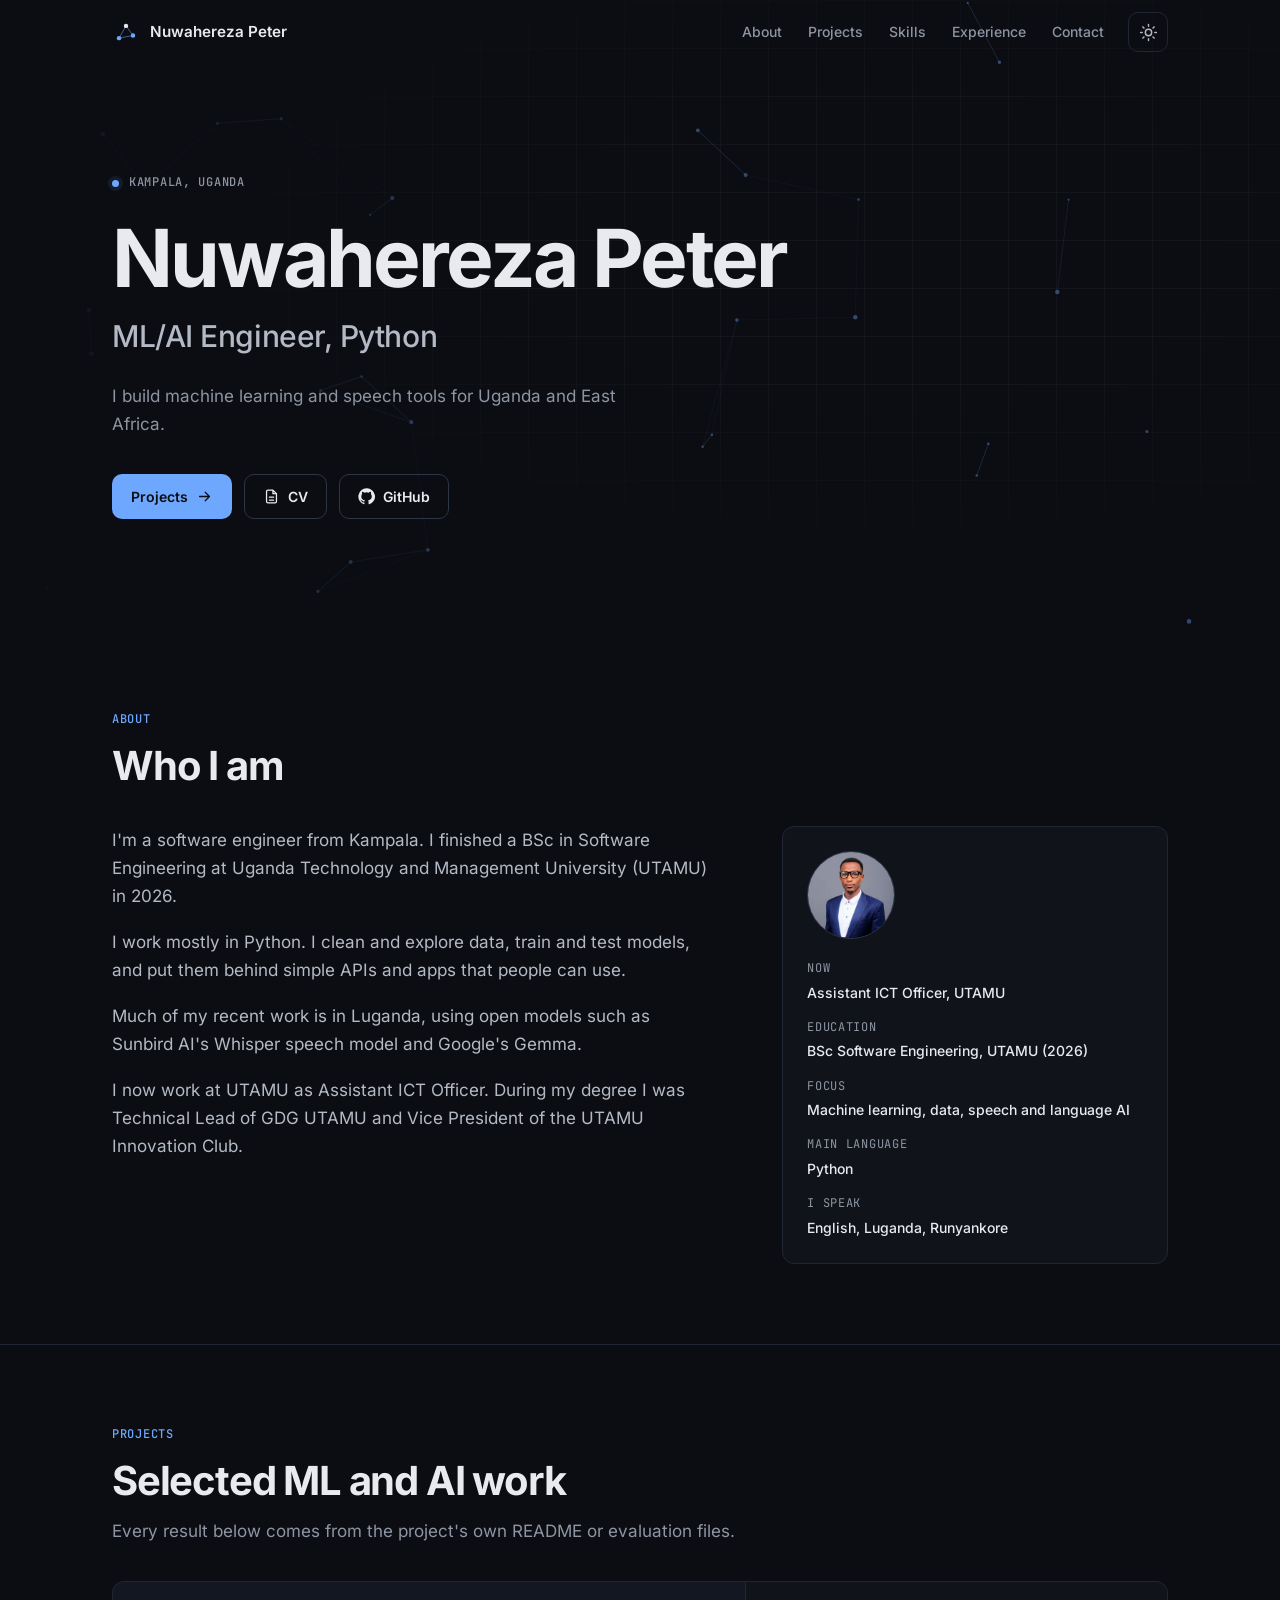
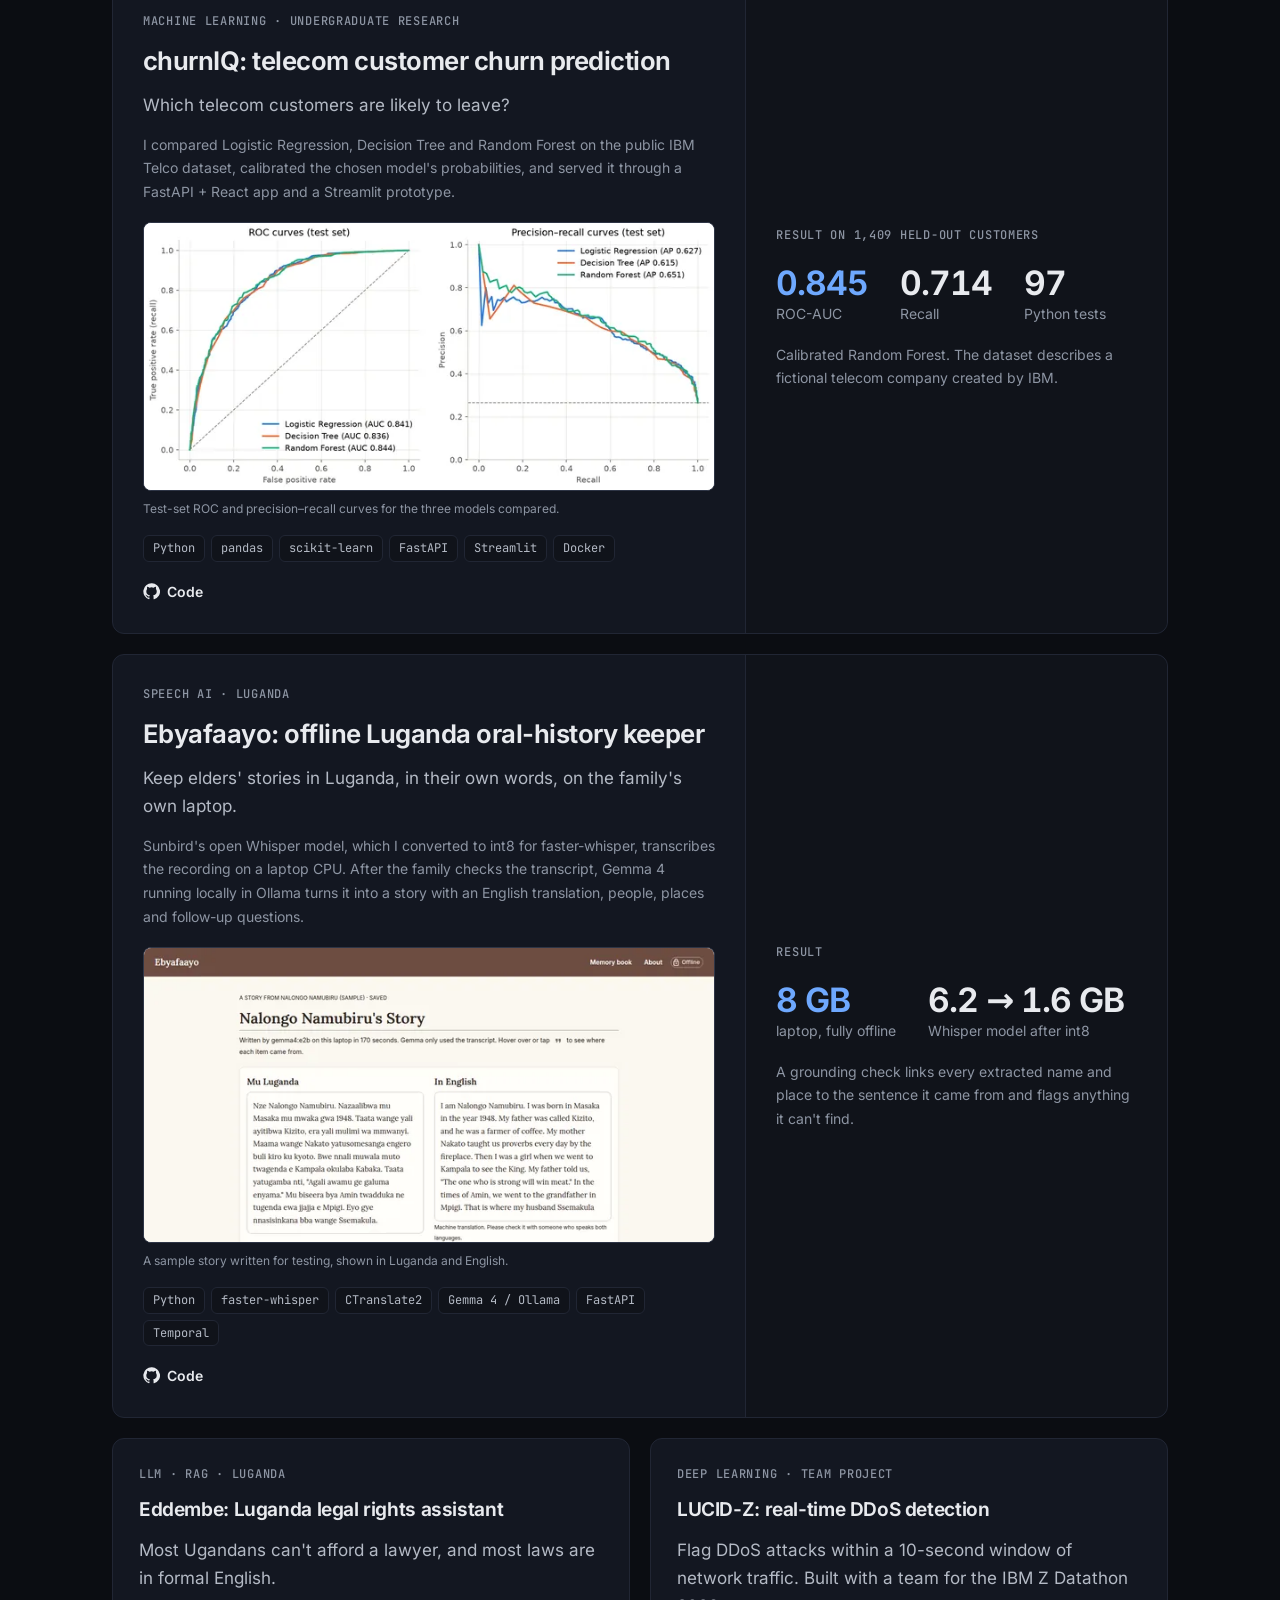
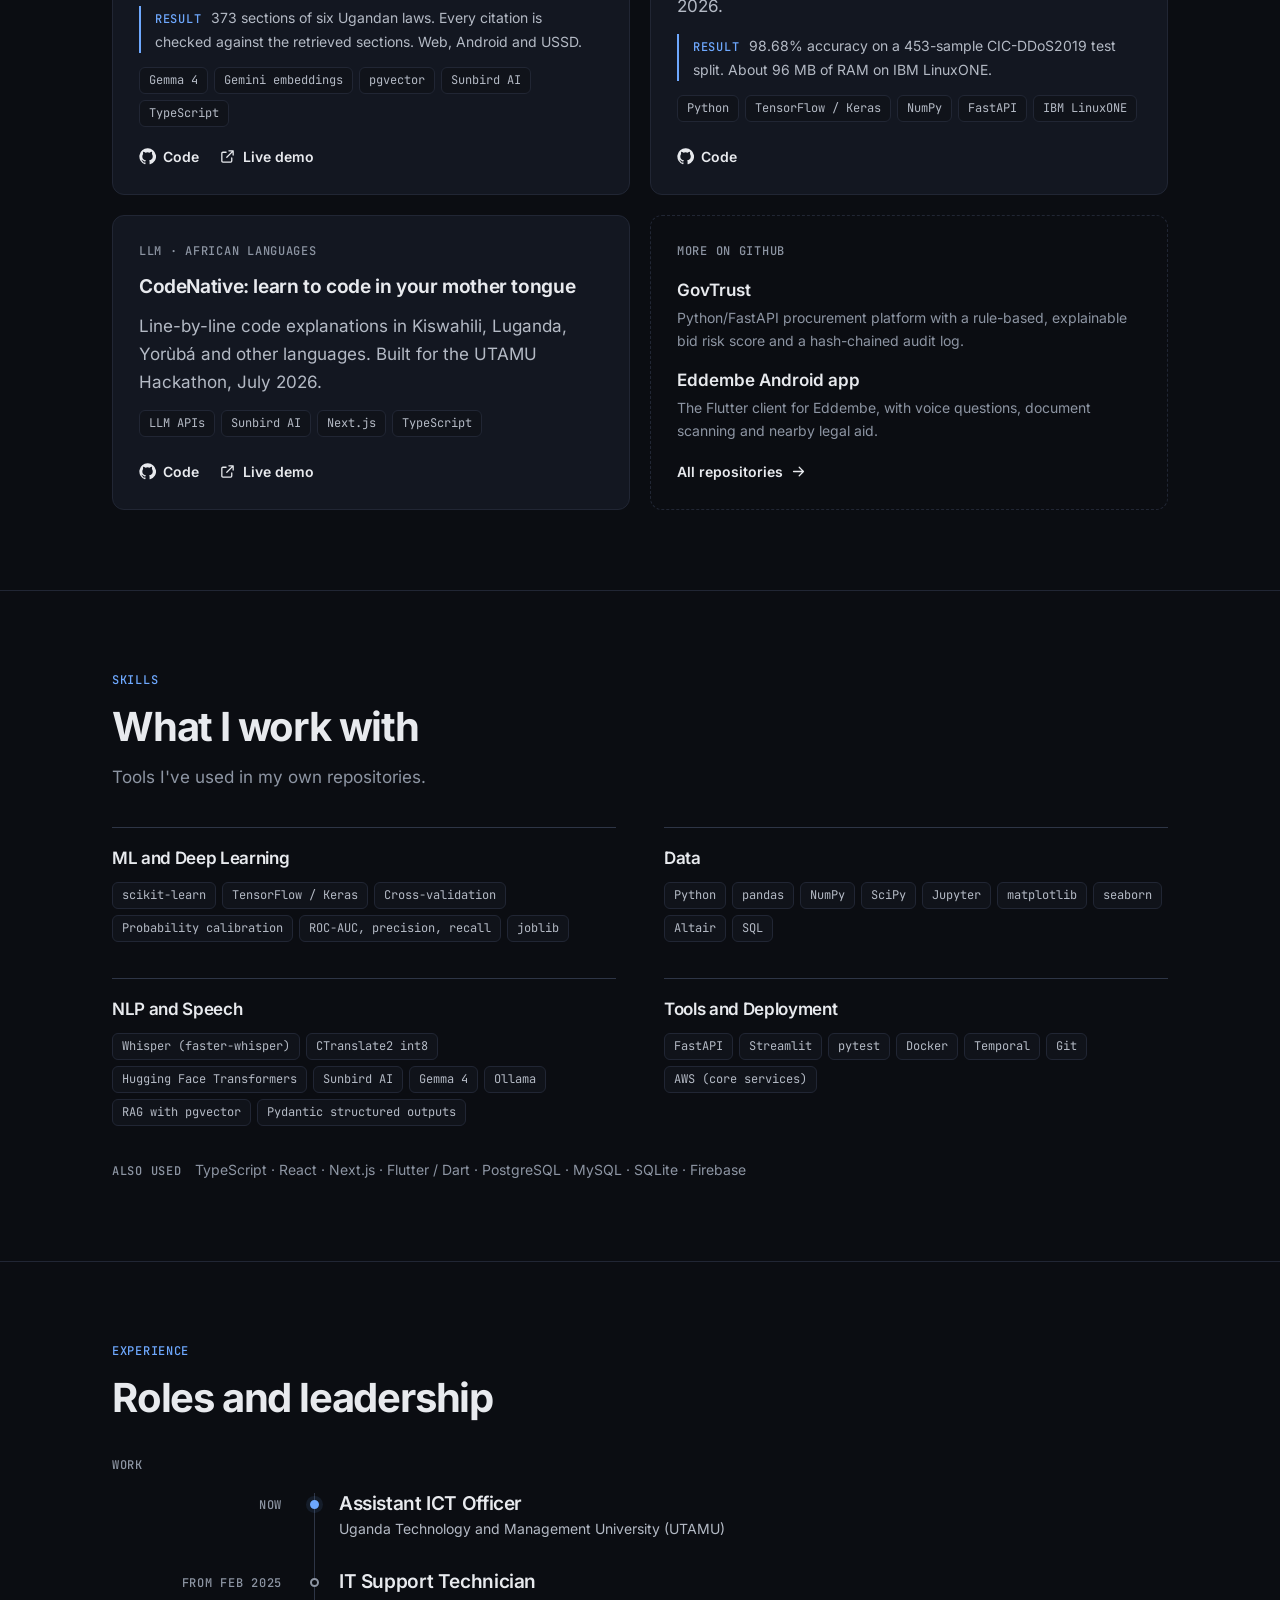
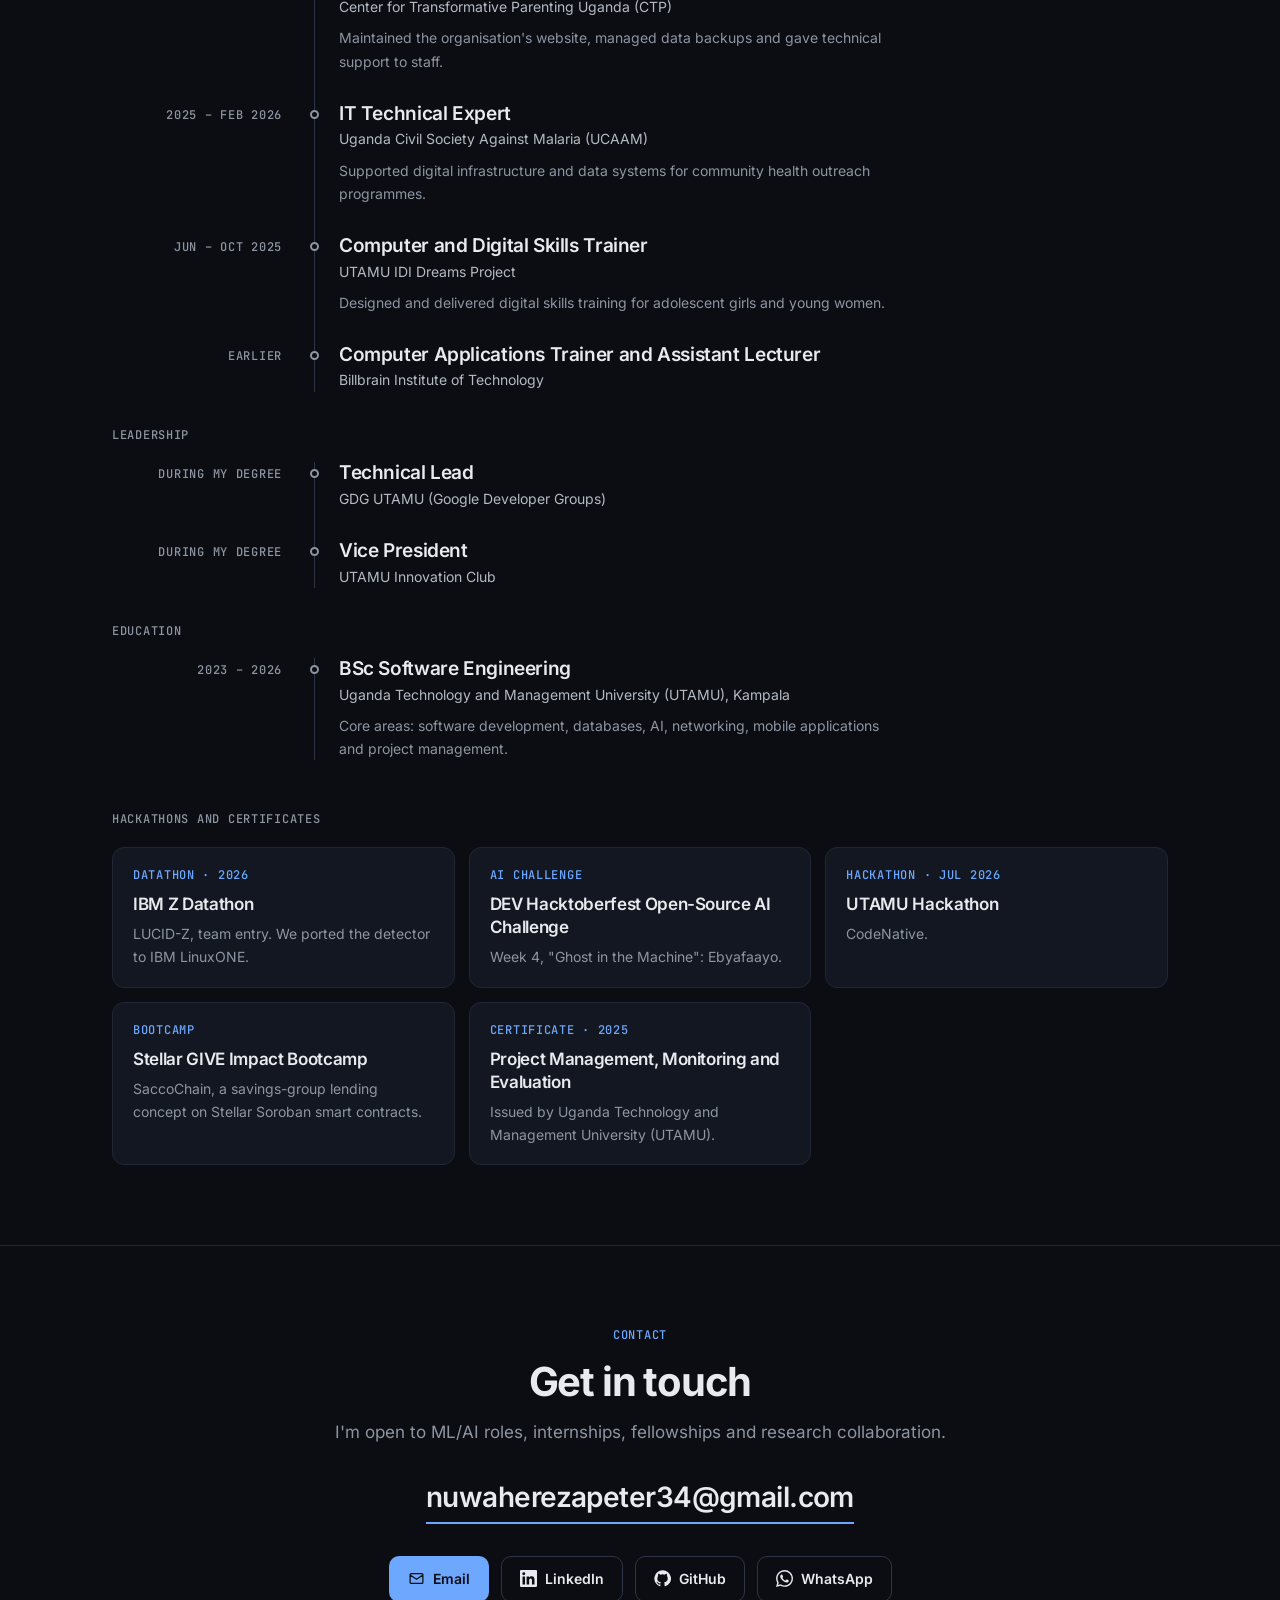
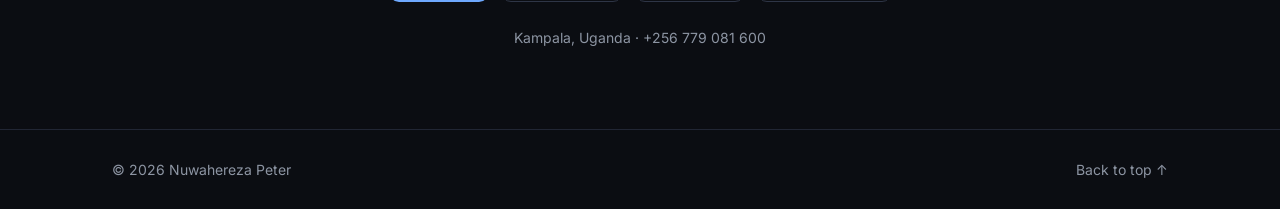
<file: index.html>
<!DOCTYPE html>
<html lang="en" data-theme="dark">
<head>
    <meta charset="UTF-8">
    <meta name="viewport" content="width=device-width, initial-scale=1">
    <title>Nuwahereza Peter | ML/AI Engineer, Python</title>
    <meta name="description" content="Nuwahereza Peter is an ML/AI engineer in Kampala, Uganda, working in Python on machine learning, data, and speech and language AI for Luganda and other Ugandan languages.">
    <meta name="author" content="Nuwahereza Peter">
    <link rel="canonical" href="https://nuwahereza-eng.github.io/my_portifolio/">
    <meta name="color-scheme" content="dark light">
    <meta name="theme-color" content="#0b0d12">

    <!-- Social preview -->
    <meta property="og:type" content="website">
    <meta property="og:site_name" content="Nuwahereza Peter">
    <meta property="og:title" content="Nuwahereza Peter | ML/AI Engineer, Python">
    <meta property="og:description" content="Machine learning, data and speech AI for Uganda and East Africa. Projects in churn prediction, Luganda speech recognition and Luganda AI assistants.">
    <meta property="og:url" content="https://nuwahereza-eng.github.io/my_portifolio/">
    <meta property="og:image" content="https://nuwahereza-eng.github.io/my_portifolio/assets/images/og-image.jpg">
    <meta property="og:image:width" content="1200">
    <meta property="og:image:height" content="630">
    <meta property="og:image:alt" content="Nuwahereza Peter, ML/AI Engineer, Python. Kampala, Uganda.">
    <meta name="twitter:card" content="summary_large_image">
    <meta name="twitter:title" content="Nuwahereza Peter | ML/AI Engineer, Python">
    <meta name="twitter:description" content="Machine learning, data and speech AI for Uganda and East Africa.">
    <meta name="twitter:image" content="https://nuwahereza-eng.github.io/my_portifolio/assets/images/og-image.jpg">

    <link rel="icon" href="favicon.svg" type="image/svg+xml">
    <link rel="icon" href="assets/images/favicon-32.png" sizes="32x32" type="image/png">
    <link rel="apple-touch-icon" href="assets/images/apple-touch-icon.png">

    <!-- Dark by default; switch to light before paint if the visitor chose it -->
    <script>
        (function () {
            var d = document.documentElement;
            d.classList.add('js');
            try {
                if (localStorage.getItem('theme') === 'light') d.setAttribute('data-theme', 'light');
            } catch (e) {}
        })();
    </script>

    <!-- Self-hosted fonts, preloaded so the first layout already uses them -->
    <link rel="preload" href="assets/fonts/inter-latin.woff2" as="font" type="font/woff2" crossorigin>
    <link rel="preload" href="assets/fonts/jetbrains-mono-latin.woff2" as="font" type="font/woff2" crossorigin>
    <link rel="stylesheet" href="css/styles.css?v=2026-11-14d">

    <script type="application/ld+json">
    {
        "@context": "https://schema.org",
        "@type": "Person",
        "name": "Nuwahereza Peter",
        "jobTitle": "ML/AI Engineer",
        "url": "https://nuwahereza-eng.github.io/my_portifolio/",
        "image": "https://nuwahereza-eng.github.io/my_portifolio/assets/images/peter-480.jpg",
        "address": { "@type": "PostalAddress", "addressLocality": "Kampala", "addressCountry": "UG" },
        "alumniOf": { "@type": "CollegeOrUniversity", "name": "Uganda Technology and Management University" },
        "knowsLanguage": ["English", "Luganda", "Runyankore"],
        "sameAs": [
            "https://github.com/Nuwahereza-eng",
            "https://www.linkedin.com/in/petercodes34/"
        ]
    }
    </script>
</head>
<body>
    <!-- Icon sprite -->
    <svg width="0" height="0" style="position:absolute" aria-hidden="true" focusable="false">
        <symbol id="i-github" viewBox="0 0 24 24"><path fill="currentColor" d="M12 .5a11.5 11.5 0 0 0-3.64 22.41c.58.1.79-.25.79-.56v-2c-3.2.7-3.88-1.37-3.88-1.37-.53-1.33-1.28-1.69-1.28-1.69-1.05-.71.08-.7.08-.7 1.16.08 1.77 1.19 1.77 1.19 1.03 1.77 2.7 1.26 3.36.96.1-.75.4-1.26.73-1.55-2.55-.29-5.24-1.28-5.24-5.69 0-1.26.45-2.28 1.19-3.09-.12-.29-.52-1.46.11-3.05 0 0 .97-.31 3.17 1.18a11 11 0 0 1 5.77 0c2.2-1.49 3.17-1.18 3.17-1.18.63 1.59.23 2.76.11 3.05.74.81 1.19 1.83 1.19 3.09 0 4.42-2.7 5.39-5.26 5.68.41.36.78 1.06.78 2.14v3.17c0 .31.21.67.8.56A11.5 11.5 0 0 0 12 .5Z"/></symbol>
        <symbol id="i-linkedin" viewBox="0 0 24 24"><path fill="currentColor" d="M20.45 20.45h-3.56v-5.57c0-1.33-.02-3.04-1.85-3.04-1.86 0-2.14 1.45-2.14 2.94v5.67H9.34V9h3.42v1.56h.05c.48-.9 1.64-1.85 3.37-1.85 3.6 0 4.27 2.37 4.27 5.46v6.28ZM5.34 7.43a2.06 2.06 0 1 1 0-4.13 2.06 2.06 0 0 1 0 4.13ZM7.12 20.45H3.56V9h3.56v11.45ZM22.22 0H1.77C.79 0 0 .77 0 1.73v20.54C0 23.23.79 24 1.77 24h20.45c.98 0 1.78-.77 1.78-1.73V1.73C24 .77 23.2 0 22.22 0Z"/></symbol>
        <symbol id="i-mail" viewBox="0 0 24 24"><path fill="none" stroke="currentColor" stroke-width="1.8" stroke-linecap="round" stroke-linejoin="round" d="M3 6.5A1.5 1.5 0 0 1 4.5 5h15A1.5 1.5 0 0 1 21 6.5v11a1.5 1.5 0 0 1-1.5 1.5h-15A1.5 1.5 0 0 1 3 17.5v-11Zm0 .5 9 6 9-6"/></symbol>
        <symbol id="i-whatsapp" viewBox="0 0 24 24"><path fill="currentColor" d="M17.47 14.38c-.3-.15-1.76-.87-2.03-.97-.27-.1-.47-.15-.67.15-.2.3-.77.97-.94 1.17-.17.2-.35.22-.64.07-.3-.15-1.26-.46-2.39-1.47-.88-.79-1.48-1.76-1.65-2.06-.17-.3-.02-.46.13-.6.13-.14.3-.35.45-.52.15-.18.2-.3.3-.5.1-.2.05-.37-.03-.52-.07-.15-.67-1.6-.92-2.2-.24-.58-.49-.5-.67-.5h-.57c-.2 0-.52.07-.79.37-.27.3-1.04 1.02-1.04 2.48 0 1.46 1.07 2.88 1.21 3.07.15.2 2.1 3.2 5.08 4.49.71.3 1.26.49 1.7.63.71.22 1.36.19 1.87.12.57-.09 1.76-.72 2.01-1.42.25-.7.25-1.29.17-1.42-.07-.12-.27-.2-.57-.35ZM12.04 21.8h-.01a9.9 9.9 0 0 1-5.03-1.38l-.36-.21-3.74.98 1-3.65-.24-.37a9.86 9.86 0 0 1-1.51-5.26C2.15 6.45 6.6 2 12.05 2a9.83 9.83 0 0 1 9.9 9.9c0 5.46-4.45 9.9-9.9 9.9Zm8.42-18.32A11.82 11.82 0 0 0 12.04 0C5.48 0 .13 5.34.13 11.9c0 2.1.55 4.14 1.59 5.95L.03 24l6.3-1.65a11.88 11.88 0 0 0 5.71 1.45h.01c6.56 0 11.9-5.34 11.9-11.9 0-3.18-1.24-6.17-3.49-8.42Z"/></symbol>
        <symbol id="i-external" viewBox="0 0 24 24"><path fill="none" stroke="currentColor" stroke-width="1.8" stroke-linecap="round" stroke-linejoin="round" d="M14 4h6v6M20 4l-9 9M18 14v4.5A1.5 1.5 0 0 1 16.5 20h-11A1.5 1.5 0 0 1 4 18.5v-11A1.5 1.5 0 0 1 5.5 6H10"/></symbol>
        <symbol id="i-file" viewBox="0 0 24 24"><path fill="none" stroke="currentColor" stroke-width="1.8" stroke-linecap="round" stroke-linejoin="round" d="M14 3H7a2 2 0 0 0-2 2v14a2 2 0 0 0 2 2h10a2 2 0 0 0 2-2V8l-5-5Zm0 0v5h5M9 13h6M9 17h6"/></symbol>
        <symbol id="i-arrow" viewBox="0 0 24 24"><path fill="none" stroke="currentColor" stroke-width="1.8" stroke-linecap="round" stroke-linejoin="round" d="M5 12h14M13 6l6 6-6 6"/></symbol>
        <symbol id="i-sun" viewBox="0 0 24 24"><g fill="none" stroke="currentColor" stroke-width="1.8" stroke-linecap="round"><circle cx="12" cy="12" r="4"/><path d="M12 2v2M12 20v2M4.9 4.9l1.4 1.4M17.7 17.7l1.4 1.4M2 12h2M20 12h2M4.9 19.1l1.4-1.4M17.7 6.3l1.4-1.4"/></g></symbol>
        <symbol id="i-moon" viewBox="0 0 24 24"><path fill="none" stroke="currentColor" stroke-width="1.8" stroke-linecap="round" stroke-linejoin="round" d="M20.5 14.5A8.5 8.5 0 0 1 9.5 3.5a8.5 8.5 0 1 0 11 11Z"/></symbol>
        <symbol id="i-menu" viewBox="0 0 24 24"><path fill="none" stroke="currentColor" stroke-width="1.8" stroke-linecap="round" d="M4 7h16M4 12h16M4 17h16"/></symbol>
        <symbol id="i-close" viewBox="0 0 24 24"><path fill="none" stroke="currentColor" stroke-width="1.8" stroke-linecap="round" d="M6 6l12 12M18 6 6 18"/></symbol>
    </svg>

    <a class="skip-link" href="#main">Skip to content</a>

    <header class="site-header">
        <nav class="nav container" aria-label="Main">
            <a href="#top" class="brand" aria-label="Nuwahereza Peter, back to top">
                <img src="favicon.svg" width="28" height="28" alt="" class="brand-mark">
                <span class="brand-name">Nuwahereza Peter</span>
            </a>
            <div class="nav-links" id="nav-links">
                <a href="#about">About</a>
                <a href="#projects">Projects</a>
                <a href="#skills">Skills</a>
                <a href="#experience">Experience</a>
                <a href="#contact">Contact</a>
            </div>
            <div class="nav-actions">
                <button class="icon-btn theme-toggle" type="button" aria-label="Switch to light mode">
                    <svg class="icon icon-sun" aria-hidden="true"><use href="#i-sun"/></svg>
                    <svg class="icon icon-moon" aria-hidden="true"><use href="#i-moon"/></svg>
                </button>
                <button class="icon-btn nav-toggle" type="button" aria-label="Open menu" aria-expanded="false" aria-controls="nav-links">
                    <svg class="icon icon-open" aria-hidden="true"><use href="#i-menu"/></svg>
                    <svg class="icon icon-close" aria-hidden="true"><use href="#i-close"/></svg>
                </button>
            </div>
        </nav>
    </header>

    <main id="main">
        <!-- Hero -->
        <section class="hero" id="top" aria-labelledby="hero-name">
            <canvas class="hero-net" aria-hidden="true"></canvas>
            <div class="container hero-inner">
                <p class="eyebrow"><span class="dot" aria-hidden="true"></span>Kampala, Uganda</p>
                <h1 id="hero-name">Nuwahereza Peter</h1>
                <p class="hero-role">ML/AI Engineer, Python</p>
                <p class="hero-line">I build machine learning and speech tools for Uganda and East Africa.</p>
                <div class="hero-cta">
                    <a href="#projects" class="btn btn-primary">
                        Projects <svg class="icon" aria-hidden="true"><use href="#i-arrow"/></svg>
                    </a>
                    <a href="cv.html" class="btn btn-ghost">
                        <svg class="icon" aria-hidden="true"><use href="#i-file"/></svg> CV
                    </a>
                    <a href="https://github.com/Nuwahereza-eng" class="btn btn-ghost" target="_blank" rel="noopener">
                        <svg class="icon" aria-hidden="true"><use href="#i-github"/></svg> GitHub
                    </a>
                </div>
            </div>
        </section>

        <!-- About -->
        <section id="about" class="section" aria-labelledby="about-title">
            <div class="container">
                <header class="section-head reveal">
                    <p class="label">About</p>
                    <h2 id="about-title">Who I am</h2>
                </header>
                <div class="about-grid">
                    <div class="about-text reveal">
                        <p>
                            I'm a software engineer from Kampala. I finished a BSc in Software Engineering at Uganda Technology
                            and Management University (UTAMU) in 2026.
                        </p>
                        <p>
                            I work mostly in Python. I clean and explore data, train and test models, and put them behind
                            simple APIs and apps that people can use.
                        </p>
                        <p>
                            Much of my recent work is in Luganda, using open models such as Sunbird AI's Whisper speech model
                            and Google's Gemma.
                        </p>
                        <p>
                            I now work at UTAMU as Assistant ICT Officer. During my degree I was Technical Lead of GDG UTAMU
                            and Vice President of the UTAMU Innovation Club.
                        </p>
                    </div>
                    <aside class="profile reveal" aria-label="Quick facts">
                        <picture>
                            <source srcset="assets/images/peter-240.webp 240w, assets/images/peter-480.webp 480w" sizes="120px" type="image/webp">
                            <img src="assets/images/peter-240.jpg" srcset="assets/images/peter-240.jpg 240w, assets/images/peter-480.jpg 480w" sizes="120px"
                                 width="120" height="120" loading="lazy" decoding="async"
                                 alt="Portrait of Nuwahereza Peter wearing glasses and a navy blue suit">
                        </picture>
                        <dl class="facts">
                            <div><dt>Now</dt><dd>Assistant ICT Officer, UTAMU</dd></div>
                            <div><dt>Education</dt><dd>BSc Software Engineering, UTAMU (2026)</dd></div>
                            <div><dt>Focus</dt><dd>Machine learning, data, speech and language AI</dd></div>
                            <div><dt>Main language</dt><dd>Python</dd></div>
                            <div><dt>I speak</dt><dd>English, Luganda, Runyankore</dd></div>
                        </dl>
                    </aside>
                </div>
            </div>
        </section>

        <!-- Projects -->
        <section id="projects" class="section" aria-labelledby="projects-title">
            <div class="container">
                <header class="section-head reveal">
                    <p class="label">Projects</p>
                    <h2 id="projects-title">Selected ML and AI work</h2>
                    <p class="section-intro">Every result below comes from the project's own README or evaluation files.</p>
                </header>

                <div class="project-grid">
                    <!-- Featured: churnIQ -->
                    <article class="project project--featured reveal">
                        <div class="project-body">
                            <p class="project-meta">Machine learning · Undergraduate research</p>
                            <h3>churnIQ: telecom customer churn prediction</h3>
                            <p class="project-problem">Which telecom customers are likely to leave?</p>
                            <p class="project-desc">
                                I compared Logistic Regression, Decision Tree and Random Forest on the public IBM Telco dataset,
                                calibrated the chosen model's probabilities, and served it through a FastAPI + React app and a
                                Streamlit prototype.
                            </p>
                            <figure class="project-media">
                                <a href="assets/images/projects/churniq-roc-pr-1200.webp" target="_blank" rel="noopener" aria-label="Open the ROC and precision-recall chart full size">
                                    <picture>
                                        <source type="image/webp" srcset="assets/images/projects/churniq-roc-pr-640.webp 640w, assets/images/projects/churniq-roc-pr-1200.webp 1200w" sizes="(min-width: 900px) 600px, 92vw">
                                        <img src="assets/images/projects/churniq-roc-pr-1200.jpg" width="1200" height="562" loading="lazy" decoding="async"
                                             alt="ROC and precision-recall curves on the churnIQ test set. Logistic Regression AUC 0.841, Decision Tree 0.836, Random Forest 0.844.">
                                    </picture>
                                </a>
                                <figcaption>Test-set ROC and precision–recall curves for the three models compared.</figcaption>
                            </figure>
                            <ul class="tags" aria-label="Tools used">
                                <li>Python</li><li>pandas</li><li>scikit-learn</li><li>FastAPI</li><li>Streamlit</li><li>Docker</li>
                            </ul>
                            <div class="project-links">
                                <a href="https://github.com/Nuwahereza-eng/churnIQ" target="_blank" rel="noopener">
                                    <svg class="icon" aria-hidden="true"><use href="#i-github"/></svg> Code
                                </a>
                            </div>
                        </div>
                        <div class="project-result" aria-label="Key result">
                            <p class="result-label">Result on 1,409 held-out customers</p>
                            <div class="stats">
                                <div><span class="stat-value">0.845</span><span class="stat-name">ROC-AUC</span></div>
                                <div><span class="stat-value">0.714</span><span class="stat-name">Recall</span></div>
                                <div><span class="stat-value">97</span><span class="stat-name">Python tests</span></div>
                            </div>
                            <p class="result-note">Calibrated Random Forest. The dataset describes a fictional telecom company created by IBM.</p>
                        </div>
                    </article>

                    <!-- Featured: Ebyafaayo -->
                    <article class="project project--featured reveal">
                        <div class="project-body">
                            <p class="project-meta">Speech AI · Luganda</p>
                            <h3>Ebyafaayo: offline Luganda oral-history keeper</h3>
                            <p class="project-problem">Keep elders' stories in Luganda, in their own words, on the family's own laptop.</p>
                            <p class="project-desc">
                                Sunbird's open Whisper model, which I converted to int8 for faster-whisper, transcribes the
                                recording on a laptop CPU. After the family checks the transcript, Gemma 4 running locally in
                                Ollama turns it into a story with an English translation, people, places and follow-up questions.
                            </p>
                            <figure class="project-media">
                                <a href="assets/images/projects/ebyafaayo-story-1200.webp" target="_blank" rel="noopener" aria-label="Open the Ebyafaayo screenshot full size">
                                    <picture>
                                        <source type="image/webp" srcset="assets/images/projects/ebyafaayo-story-640.webp 640w, assets/images/projects/ebyafaayo-story-1200.webp 1200w" sizes="(min-width: 900px) 600px, 92vw">
                                        <img src="assets/images/projects/ebyafaayo-story-1200.jpg" width="1200" height="619" loading="lazy" decoding="async"
                                             alt="Ebyafaayo screenshot: a sample story shown side by side in Luganda and in English, written by Gemma 4 on the laptop.">
                                    </picture>
                                </a>
                                <figcaption>A sample story written for testing, shown in Luganda and English.</figcaption>
                            </figure>
                            <ul class="tags" aria-label="Tools used">
                                <li>Python</li><li>faster-whisper</li><li>CTranslate2</li><li>Gemma 4 / Ollama</li><li>FastAPI</li><li>Temporal</li>
                            </ul>
                            <div class="project-links">
                                <a href="https://github.com/Nuwahereza-eng/Ebyafaayo" target="_blank" rel="noopener">
                                    <svg class="icon" aria-hidden="true"><use href="#i-github"/></svg> Code
                                </a>
                            </div>
                        </div>
                        <div class="project-result" aria-label="Key result">
                            <p class="result-label">Result</p>
                            <div class="stats">
                                <div><span class="stat-value">8 GB</span><span class="stat-name">laptop, fully offline</span></div>
                                <div><span class="stat-value">6.2 → 1.6 GB</span><span class="stat-name">Whisper model after int8</span></div>
                            </div>
                            <p class="result-note">A grounding check links every extracted name and place to the sentence it came from and flags anything it can't find.</p>
                        </div>
                    </article>

                    <!-- Eddembe -->
                    <article class="project reveal">
                        <p class="project-meta">LLM · RAG · Luganda</p>
                        <h3>Eddembe: Luganda legal rights assistant</h3>
                        <p class="project-problem">Most Ugandans can't afford a lawyer, and most laws are in formal English.</p>
                        <p class="result"><span class="result-tag">Result</span> 373 sections of six Ugandan laws. Every citation is checked against the retrieved sections. Web, Android and USSD.</p>
                        <ul class="tags" aria-label="Tools used">
                            <li>Gemma 4</li><li>Gemini embeddings</li><li>pgvector</li><li>Sunbird AI</li><li>TypeScript</li>
                        </ul>
                        <div class="project-links">
                            <a href="https://github.com/Nuwahereza-eng/eddembe-legal-assistant" target="_blank" rel="noopener">
                                <svg class="icon" aria-hidden="true"><use href="#i-github"/></svg> Code
                            </a>
                            <a href="https://eddembe-legal-assistant-x3nd.vercel.app" target="_blank" rel="noopener">
                                <svg class="icon" aria-hidden="true"><use href="#i-external"/></svg> Live demo
                            </a>
                        </div>
                    </article>

                    <!-- LUCID-Z -->
                    <article class="project reveal">
                        <p class="project-meta">Deep learning · Team project</p>
                        <h3>LUCID-Z: real-time DDoS detection</h3>
                        <p class="project-problem">Flag DDoS attacks within a 10-second window of network traffic. Built with a team for the IBM Z Datathon 2026.</p>
                        <p class="result"><span class="result-tag">Result</span> 98.68% accuracy on a 453-sample CIC-DDoS2019 test split. About 96 MB of RAM on IBM LinuxONE.</p>
                        <ul class="tags" aria-label="Tools used">
                            <li>Python</li><li>TensorFlow / Keras</li><li>NumPy</li><li>FastAPI</li><li>IBM LinuxONE</li>
                        </ul>
                        <div class="project-links">
                            <a href="https://github.com/Nuwahereza-eng/LUCID-Z---AI-Assisted-Network-Threat-Monitoring" target="_blank" rel="noopener">
                                <svg class="icon" aria-hidden="true"><use href="#i-github"/></svg> Code
                            </a>
                        </div>
                    </article>

                    <!-- CodeNative -->
                    <article class="project reveal">
                        <p class="project-meta">LLM · African languages</p>
                        <h3>CodeNative: learn to code in your mother tongue</h3>
                        <p class="project-problem">Line-by-line code explanations in Kiswahili, Luganda, Yorùbá and other languages. Built for the UTAMU Hackathon, July 2026.</p>
                        <ul class="tags" aria-label="Tools used">
                            <li>LLM APIs</li><li>Sunbird AI</li><li>Next.js</li><li>TypeScript</li>
                        </ul>
                        <div class="project-links">
                            <a href="https://github.com/Nuwahereza-eng/codenative-" target="_blank" rel="noopener">
                                <svg class="icon" aria-hidden="true"><use href="#i-github"/></svg> Code
                            </a>
                            <a href="https://codenative-sage.vercel.app" target="_blank" rel="noopener">
                                <svg class="icon" aria-hidden="true"><use href="#i-external"/></svg> Live demo
                            </a>
                        </div>
                    </article>

                    <!-- Other work -->
                    <article class="project project--list reveal">
                        <p class="project-meta">More on GitHub</p>
                        <ul class="mini-list">
                            <li>
                                <a href="https://github.com/Nuwahereza-eng/Transparent-Governance-Infrastructure" target="_blank" rel="noopener">GovTrust</a>
                                <span>Python/FastAPI procurement platform with a rule-based, explainable bid risk score and a hash-chained audit log.</span>
                            </li>
                            <li>
                                <a href="https://github.com/Nuwahereza-eng/Edembbe-Mobile-App" target="_blank" rel="noopener">Eddembe Android app</a>
                                <span>The Flutter client for Eddembe, with voice questions, document scanning and nearby legal aid.</span>
                            </li>
                        </ul>
                        <div class="project-links">
                            <a href="https://github.com/Nuwahereza-eng?tab=repositories" target="_blank" rel="noopener">
                                All repositories <svg class="icon" aria-hidden="true"><use href="#i-arrow"/></svg>
                            </a>
                        </div>
                    </article>
                </div>
            </div>
        </section>

        <!-- Skills -->
        <section id="skills" class="section" aria-labelledby="skills-title">
            <div class="container">
                <header class="section-head reveal">
                    <p class="label">Skills</p>
                    <h2 id="skills-title">What I work with</h2>
                    <p class="section-intro">Tools I've used in my own repositories.</p>
                </header>
                <div class="skills-grid">
                    <div class="skill-group reveal">
                        <h3>ML and Deep Learning</h3>
                        <ul class="tags">
                            <li>scikit-learn</li><li>TensorFlow / Keras</li><li>Cross-validation</li>
                            <li>Probability calibration</li><li>ROC-AUC, precision, recall</li><li>joblib</li>
                        </ul>
                    </div>
                    <div class="skill-group reveal">
                        <h3>Data</h3>
                        <ul class="tags">
                            <li>Python</li><li>pandas</li><li>NumPy</li><li>SciPy</li><li>Jupyter</li>
                            <li>matplotlib</li><li>seaborn</li><li>Altair</li><li>SQL</li>
                        </ul>
                    </div>
                    <div class="skill-group reveal">
                        <h3>NLP and Speech</h3>
                        <ul class="tags">
                            <li>Whisper (faster-whisper)</li><li>CTranslate2 int8</li><li>Hugging Face Transformers</li>
                            <li>Sunbird AI</li><li>Gemma 4</li><li>Ollama</li><li>RAG with pgvector</li><li>Pydantic structured outputs</li>
                        </ul>
                    </div>
                    <div class="skill-group reveal">
                        <h3>Tools and Deployment</h3>
                        <ul class="tags">
                            <li>FastAPI</li><li>Streamlit</li><li>pytest</li><li>Docker</li><li>Temporal</li><li>Git</li><li>AWS (core services)</li>
                        </ul>
                    </div>
                </div>
                <p class="supporting reveal">
                    <span class="label">Also used</span>
                    TypeScript · React · Next.js · Flutter / Dart · PostgreSQL · MySQL · SQLite · Firebase
                </p>
            </div>
        </section>

        <!-- Experience -->
        <section id="experience" class="section" aria-labelledby="experience-title">
            <div class="container">
                <header class="section-head reveal">
                    <p class="label">Experience</p>
                    <h2 id="experience-title">Roles and leadership</h2>
                </header>

                <div class="timeline-wrap">
                    <h3 class="timeline-group reveal">Work</h3>
                    <ol class="timeline">
                        <li class="reveal is-current">
                            <p class="when">Now</p>
                            <div class="what">
                                <h4>Assistant ICT Officer</h4>
                                <p class="org">Uganda Technology and Management University (UTAMU)</p>
                            </div>
                        </li>
                        <li class="reveal">
                            <p class="when">From Feb 2025</p>
                            <div class="what">
                                <h4>IT Support Technician</h4>
                                <p class="org">Center for Transformative Parenting Uganda (CTP)</p>
                                <p>Maintained the organisation's website, managed data backups and gave technical support to staff.</p>
                            </div>
                        </li>
                        <li class="reveal">
                            <p class="when">2025 – Feb 2026</p>
                            <div class="what">
                                <h4>IT Technical Expert</h4>
                                <p class="org">Uganda Civil Society Against Malaria (UCAAM)</p>
                                <p>Supported digital infrastructure and data systems for community health outreach programmes.</p>
                            </div>
                        </li>
                        <li class="reveal">
                            <p class="when">Jun – Oct 2025</p>
                            <div class="what">
                                <h4>Computer and Digital Skills Trainer</h4>
                                <p class="org">UTAMU IDI Dreams Project</p>
                                <p>Designed and delivered digital skills training for adolescent girls and young women.</p>
                            </div>
                        </li>
                        <li class="reveal">
                            <p class="when">Earlier</p>
                            <div class="what">
                                <h4>Computer Applications Trainer and Assistant Lecturer</h4>
                                <p class="org">Billbrain Institute of Technology</p>
                            </div>
                        </li>
                    </ol>

                    <h3 class="timeline-group reveal">Leadership</h3>
                    <ol class="timeline">
                        <li class="reveal">
                            <p class="when">During my degree</p>
                            <div class="what">
                                <h4>Technical Lead</h4>
                                <p class="org">GDG UTAMU (Google Developer Groups)</p>
                            </div>
                        </li>
                        <li class="reveal">
                            <p class="when">During my degree</p>
                            <div class="what">
                                <h4>Vice President</h4>
                                <p class="org">UTAMU Innovation Club</p>
                            </div>
                        </li>
                    </ol>

                    <h3 class="timeline-group reveal">Education</h3>
                    <ol class="timeline">
                        <li class="reveal">
                            <p class="when">2023 – 2026</p>
                            <div class="what">
                                <h4>BSc Software Engineering</h4>
                                <p class="org">Uganda Technology and Management University (UTAMU), Kampala</p>
                                <p>Core areas: software development, databases, AI, networking, mobile applications and project management.</p>
                            </div>
                        </li>
                    </ol>
                </div>

                <div class="certs">
                    <h3 class="timeline-group reveal">Hackathons and certificates</h3>
                    <ul class="cert-grid">
                        <li class="cert reveal">
                            <p class="cert-type">Datathon · 2026</p>
                            <h4>IBM Z Datathon</h4>
                            <p>LUCID-Z, team entry. We ported the detector to IBM LinuxONE.</p>
                        </li>
                        <li class="cert reveal">
                            <p class="cert-type">AI challenge</p>
                            <h4>DEV Hacktoberfest Open-Source AI Challenge</h4>
                            <p>Week 4, "Ghost in the Machine": Ebyafaayo.</p>
                        </li>
                        <li class="cert reveal">
                            <p class="cert-type">Hackathon · Jul 2026</p>
                            <h4>UTAMU Hackathon</h4>
                            <p>CodeNative.</p>
                        </li>
                        <li class="cert reveal">
                            <p class="cert-type">Bootcamp</p>
                            <h4>Stellar GIVE Impact Bootcamp</h4>
                            <p>SaccoChain, a savings-group lending concept on Stellar Soroban smart contracts.</p>
                        </li>
                        <li class="cert reveal">
                            <p class="cert-type">Certificate · 2025</p>
                            <h4>Project Management, Monitoring and Evaluation</h4>
                            <p>Issued by Uganda Technology and Management University (UTAMU).</p>
                        </li>
                    </ul>
                </div>
            </div>
        </section>

        <!-- Contact -->
        <section id="contact" class="section section--contact" aria-labelledby="contact-title">
            <div class="container contact reveal">
                <p class="label">Contact</p>
                <h2 id="contact-title">Get in touch</h2>
                <p class="section-intro">I'm open to ML/AI roles, internships, fellowships and research collaboration.</p>
                <a class="contact-email" href="mailto:nuwaherezapeter34@gmail.com">nuwaherezapeter34@gmail.com</a>
                <ul class="contact-links">
                    <li>
                        <a class="btn btn-primary" href="mailto:nuwaherezapeter34@gmail.com">
                            <svg class="icon" aria-hidden="true"><use href="#i-mail"/></svg> Email
                        </a>
                    </li>
                    <li>
                        <a class="btn btn-ghost" href="https://www.linkedin.com/in/petercodes34/" target="_blank" rel="noopener">
                            <svg class="icon" aria-hidden="true"><use href="#i-linkedin"/></svg> LinkedIn
                        </a>
                    </li>
                    <li>
                        <a class="btn btn-ghost" href="https://github.com/Nuwahereza-eng" target="_blank" rel="noopener">
                            <svg class="icon" aria-hidden="true"><use href="#i-github"/></svg> GitHub
                        </a>
                    </li>
                    <li>
                        <a class="btn btn-ghost" href="https://wa.me/256779081600" target="_blank" rel="noopener">
                            <svg class="icon" aria-hidden="true"><use href="#i-whatsapp"/></svg> WhatsApp
                        </a>
                    </li>
                </ul>
                <p class="contact-note">Kampala, Uganda · +256 779 081 600</p>
            </div>
        </section>
    </main>

    <footer class="site-footer">
        <div class="container footer-inner">
            <p>© 2026 Nuwahereza Peter</p>
            <p><a href="#top">Back to top ↑</a></p>
        </div>
    </footer>

    <script src="js/script.js?v=2026-11-14d" defer></script>
</body>
</html>
</file>
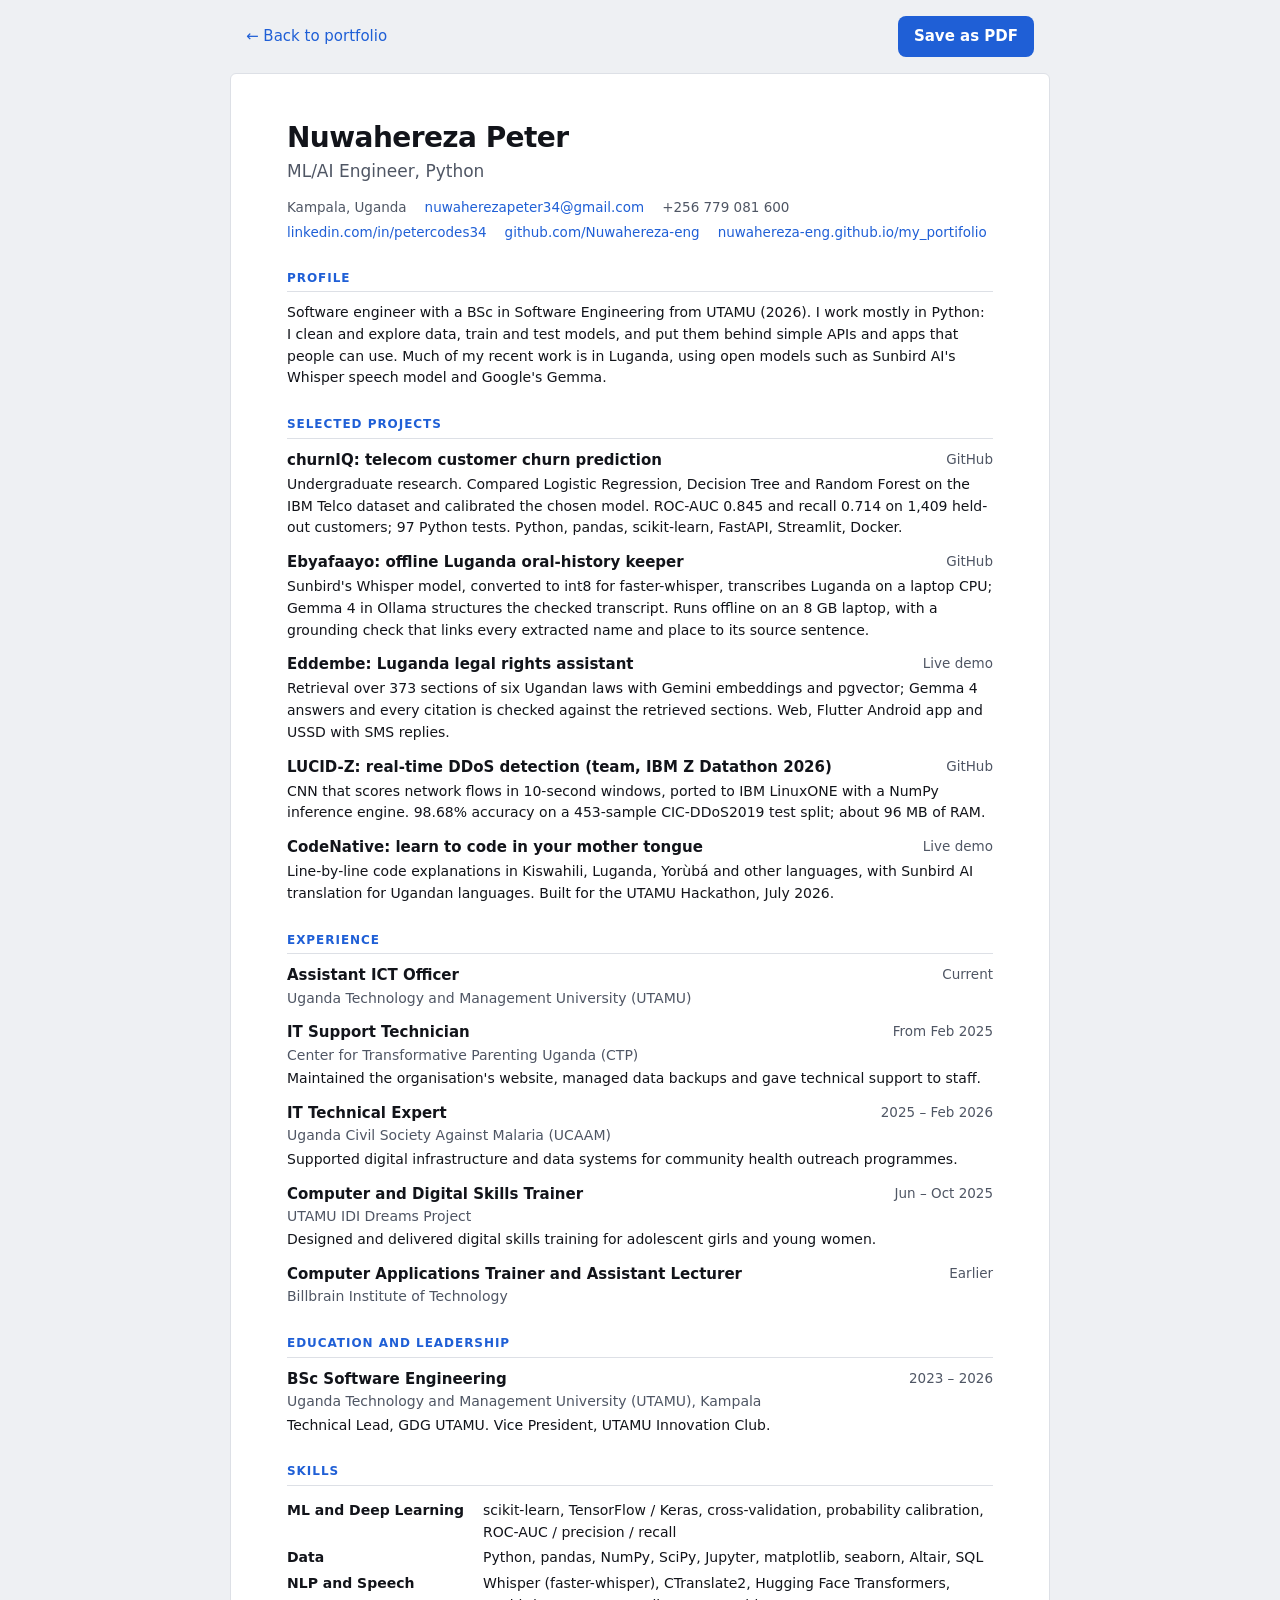
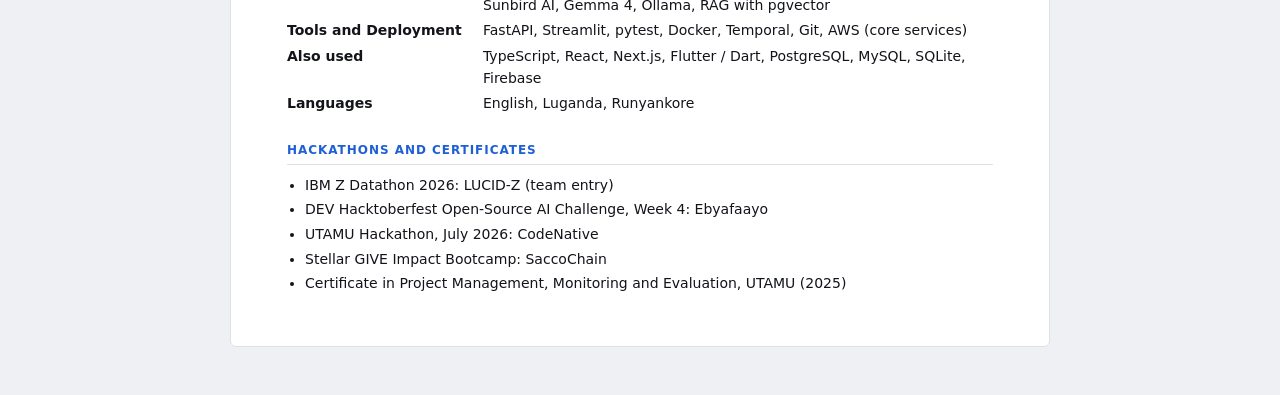
<file: cv.html>
<!DOCTYPE html>
<html lang="en">
<head>
    <meta charset="UTF-8">
    <meta name="viewport" content="width=device-width, initial-scale=1">
    <title>CV | Nuwahereza Peter, ML/AI Engineer</title>
    <meta name="description" content="CV of Nuwahereza Peter, ML/AI engineer (Python) in Kampala, Uganda.">
    <link rel="canonical" href="https://nuwahereza-eng.github.io/my_portifolio/cv.html">
    <link rel="icon" href="favicon.svg" type="image/svg+xml">
    <meta name="color-scheme" content="light">
    <style>
        :root {
            --text: #12141a;
            --muted: #4f5664;
            --rule: #dde0e6;
            --accent: #1f5fd6;
            --bg: #ffffff;
            --page: #eef0f3;
        }
        * { box-sizing: border-box; }
        html { background: var(--page); }
        body {
            margin: 0;
            font: 15px/1.55 ui-sans-serif, system-ui, -apple-system, 'Segoe UI', Roboto, 'Helvetica Neue', Arial, sans-serif;
            color: var(--text);
            background: var(--page);
            -webkit-font-smoothing: antialiased;
        }
        a { color: var(--accent); text-decoration: none; }
        a:hover { text-decoration: underline; }
        a:focus-visible, button:focus-visible { outline: 2px solid var(--accent); outline-offset: 2px; }
        .bar {
            max-width: 820px;
            margin: 0 auto;
            padding: 16px;
            display: flex;
            justify-content: space-between;
            align-items: center;
            gap: 12px;
            flex-wrap: wrap;
        }
        .bar button {
            font: inherit;
            font-weight: 600;
            padding: 9px 16px;
            border-radius: 8px;
            border: 0;
            background: var(--accent);
            color: #fff;
            cursor: pointer;
        }
        .sheet {
            max-width: 820px;
            margin: 0 auto 48px;
            padding: 48px 56px;
            background: var(--bg);
            border: 1px solid var(--rule);
            border-radius: 6px;
        }
        h1 { margin: 0; font-size: 28px; letter-spacing: -0.02em; line-height: 1.15; }
        .role { margin: 4px 0 0; font-size: 17px; color: var(--muted); }
        .contact { margin: 12px 0 0; padding: 0; list-style: none; display: flex; flex-wrap: wrap; gap: 4px 18px; font-size: 13.5px; color: var(--muted); }
        h2 {
            margin: 26px 0 10px;
            padding-bottom: 4px;
            font-size: 12px;
            letter-spacing: 0.08em;
            text-transform: uppercase;
            color: var(--accent);
            border-bottom: 1px solid var(--rule);
        }
        p { margin: 0; }
        .item { margin-bottom: 12px; break-inside: avoid; }
        .item:last-child { margin-bottom: 0; }
        .row { display: flex; justify-content: space-between; gap: 12px; flex-wrap: wrap; }
        .row strong { font-weight: 650; }
        .when { color: var(--muted); font-size: 13.5px; white-space: nowrap; }
        .org { color: var(--muted); font-size: 14px; }
        .desc { font-size: 14px; margin-top: 2px; }
        ul.plain { margin: 0; padding-left: 18px; font-size: 14px; }
        ul.plain li { margin-bottom: 3px; }
        .skills { display: grid; grid-template-columns: 180px 1fr; gap: 4px 16px; font-size: 14px; }
        .skills dt { font-weight: 650; }
        .skills dd { margin: 0; }
        @media (max-width: 640px) {
            .sheet { padding: 28px 20px; border-radius: 0; border-left: 0; border-right: 0; }
            .skills { grid-template-columns: 1fr; }
            .skills dd { margin-bottom: 8px; }
        }
        @page { size: A4; margin: 9mm 12mm; }
        @media print {
            html, body { background: #fff; }
            body { font-size: 11.5px; line-height: 1.36; }
            .bar { display: none; }
            .sheet { max-width: none; margin: 0; padding: 0; border: 0; }
            h1 { font-size: 21px; }
            .role { font-size: 15px; }
            h2 { margin: 9px 0 5px; }
            .desc, ul.plain, .skills { font-size: 10.6px; }
            .contact, .when, .org { font-size: 10.5px; }
            a { color: var(--text); }
            .item { margin-bottom: 5px; }
            ul.plain li { margin-bottom: 1px; }
            .skills { grid-template-columns: 140px 1fr; gap: 2px 12px; }
            ul.plain { columns: 2; column-gap: 24px; }
        }
    </style>
</head>
<body>
    <div class="bar">
        <a href="./">← Back to portfolio</a>
        <button type="button" id="print">Save as PDF</button>
    </div>

    <main class="sheet">
        <header>
            <h1>Nuwahereza Peter</h1>
            <p class="role">ML/AI Engineer, Python</p>
            <ul class="contact">
                <li>Kampala, Uganda</li>
                <li><a href="mailto:nuwaherezapeter34@gmail.com">nuwaherezapeter34@gmail.com</a></li>
                <li>+256 779 081 600</li>
                <li><a href="https://www.linkedin.com/in/petercodes34/">linkedin.com/in/petercodes34</a></li>
                <li><a href="https://github.com/Nuwahereza-eng">github.com/Nuwahereza-eng</a></li>
                <li><a href="https://nuwahereza-eng.github.io/my_portifolio/">nuwahereza-eng.github.io/my_portifolio</a></li>
            </ul>
        </header>

        <section>
            <h2>Profile</h2>
            <p class="desc">
                Software engineer with a BSc in Software Engineering from UTAMU (2026). I work mostly in Python: I clean and
                explore data, train and test models, and put them behind simple APIs and apps that people can use. Much of my
                recent work is in Luganda, using open models such as Sunbird AI's Whisper speech model and Google's Gemma.
            </p>
        </section>

        <section>
            <h2>Selected projects</h2>
            <div class="item">
                <div class="row"><strong>churnIQ: telecom customer churn prediction</strong><a class="when" href="https://github.com/Nuwahereza-eng/churnIQ">GitHub</a></div>
                <p class="desc">Undergraduate research. Compared Logistic Regression, Decision Tree and Random Forest on the IBM Telco dataset and calibrated the chosen model. ROC-AUC 0.845 and recall 0.714 on 1,409 held-out customers; 97 Python tests. Python, pandas, scikit-learn, FastAPI, Streamlit, Docker.</p>
            </div>
            <div class="item">
                <div class="row"><strong>Ebyafaayo: offline Luganda oral-history keeper</strong><a class="when" href="https://github.com/Nuwahereza-eng/Ebyafaayo">GitHub</a></div>
                <p class="desc">Sunbird's Whisper model, converted to int8 for faster-whisper, transcribes Luganda on a laptop CPU; Gemma 4 in Ollama structures the checked transcript. Runs offline on an 8 GB laptop, with a grounding check that links every extracted name and place to its source sentence.</p>
            </div>
            <div class="item">
                <div class="row"><strong>Eddembe: Luganda legal rights assistant</strong><a class="when" href="https://eddembe-legal-assistant-x3nd.vercel.app">Live demo</a></div>
                <p class="desc">Retrieval over 373 sections of six Ugandan laws with Gemini embeddings and pgvector; Gemma 4 answers and every citation is checked against the retrieved sections. Web, Flutter Android app and USSD with SMS replies.</p>
            </div>
            <div class="item">
                <div class="row"><strong>LUCID-Z: real-time DDoS detection (team, IBM Z Datathon 2026)</strong><a class="when" href="https://github.com/Nuwahereza-eng/LUCID-Z---AI-Assisted-Network-Threat-Monitoring">GitHub</a></div>
                <p class="desc">CNN that scores network flows in 10-second windows, ported to IBM LinuxONE with a NumPy inference engine. 98.68% accuracy on a 453-sample CIC-DDoS2019 test split; about 96 MB of RAM.</p>
            </div>
            <div class="item">
                <div class="row"><strong>CodeNative: learn to code in your mother tongue</strong><a class="when" href="https://codenative-sage.vercel.app">Live demo</a></div>
                <p class="desc">Line-by-line code explanations in Kiswahili, Luganda, Yorùbá and other languages, with Sunbird AI translation for Ugandan languages. Built for the UTAMU Hackathon, July 2026.</p>
            </div>
        </section>

        <section>
            <h2>Experience</h2>
            <div class="item">
                <div class="row"><strong>Assistant ICT Officer</strong><span class="when">Current</span></div>
                <p class="org">Uganda Technology and Management University (UTAMU)</p>
            </div>
            <div class="item">
                <div class="row"><strong>IT Support Technician</strong><span class="when">From Feb 2025</span></div>
                <p class="org">Center for Transformative Parenting Uganda (CTP)</p>
                <p class="desc">Maintained the organisation's website, managed data backups and gave technical support to staff.</p>
            </div>
            <div class="item">
                <div class="row"><strong>IT Technical Expert</strong><span class="when">2025 – Feb 2026</span></div>
                <p class="org">Uganda Civil Society Against Malaria (UCAAM)</p>
                <p class="desc">Supported digital infrastructure and data systems for community health outreach programmes.</p>
            </div>
            <div class="item">
                <div class="row"><strong>Computer and Digital Skills Trainer</strong><span class="when">Jun – Oct 2025</span></div>
                <p class="org">UTAMU IDI Dreams Project</p>
                <p class="desc">Designed and delivered digital skills training for adolescent girls and young women.</p>
            </div>
            <div class="item">
                <div class="row"><strong>Computer Applications Trainer and Assistant Lecturer</strong><span class="when">Earlier</span></div>
                <p class="org">Billbrain Institute of Technology</p>
            </div>
        </section>

        <section>
            <h2>Education and leadership</h2>
            <div class="item">
                <div class="row"><strong>BSc Software Engineering</strong><span class="when">2023 – 2026</span></div>
                <p class="org">Uganda Technology and Management University (UTAMU), Kampala</p>
                <p class="desc">Technical Lead, GDG UTAMU. Vice President, UTAMU Innovation Club.</p>
            </div>
        </section>

        <section>
            <h2>Skills</h2>
            <dl class="skills">
                <dt>ML and Deep Learning</dt><dd>scikit-learn, TensorFlow / Keras, cross-validation, probability calibration, ROC-AUC / precision / recall</dd>
                <dt>Data</dt><dd>Python, pandas, NumPy, SciPy, Jupyter, matplotlib, seaborn, Altair, SQL</dd>
                <dt>NLP and Speech</dt><dd>Whisper (faster-whisper), CTranslate2, Hugging Face Transformers, Sunbird AI, Gemma 4, Ollama, RAG with pgvector</dd>
                <dt>Tools and Deployment</dt><dd>FastAPI, Streamlit, pytest, Docker, Temporal, Git, AWS (core services)</dd>
                <dt>Also used</dt><dd>TypeScript, React, Next.js, Flutter / Dart, PostgreSQL, MySQL, SQLite, Firebase</dd>
                <dt>Languages</dt><dd>English, Luganda, Runyankore</dd>
            </dl>
        </section>

        <section>
            <h2>Hackathons and certificates</h2>
            <ul class="plain">
                <li>IBM Z Datathon 2026: LUCID-Z (team entry)</li>
                <li>DEV Hacktoberfest Open-Source AI Challenge, Week 4: Ebyafaayo</li>
                <li>UTAMU Hackathon, July 2026: CodeNative</li>
                <li>Stellar GIVE Impact Bootcamp: SaccoChain</li>
                <li>Certificate in Project Management, Monitoring and Evaluation, UTAMU (2025)</li>
            </ul>
        </section>
    </main>

    <script>
        document.getElementById('print').addEventListener('click', function () { window.print(); });
    </script>
</body>
</html>
</file>
<file: css/styles.css>
/* ==========================================================================
   Nuwahereza Peter — portfolio
   Dark by default, light on request. One accent colour, used sparingly.
   ========================================================================== */

/* Self-hosted fonts (SIL Open Font License; see assets/fonts/OFL-*.txt).
   Latin subset, variable weight, preloaded in index.html. */
@font-face {
    font-family: 'Inter';
    font-style: normal;
    font-weight: 400 700;
    font-display: swap;
    src: url('../assets/fonts/inter-latin.woff2') format('woff2');
}
@font-face {
    font-family: 'JetBrains Mono';
    font-style: normal;
    font-weight: 400 500;
    font-display: swap;
    src: url('../assets/fonts/jetbrains-mono-latin.woff2') format('woff2');
}

:root,
:root[data-theme="dark"] {
    --bg: #0b0d12;
    --bg-raised: #10131a;
    --surface: #131721;
    --surface-hover: #171c28;
    --border: #212634;
    --border-strong: #2e3546;
    --text: #e8eaee;
    --text-2: #b4bac5;
    --muted: #8d95a3;
    --accent: #6ea8fe;
    --accent-hover: #93bfff;
    --accent-ink: #0b0d12;
    --accent-faint: rgb(110 168 254 / 0.10);
    --grid-line: rgb(255 255 255 / 0.035);
    --shadow-hover: 0 12px 32px rgb(0 0 0 / 0.35);
    color-scheme: dark;
}

:root[data-theme="light"] {
    --bg: #fafafa;
    --bg-raised: #f4f5f7;
    --surface: #ffffff;
    --surface-hover: #ffffff;
    --border: #e4e6eb;
    --border-strong: #cfd3db;
    --text: #12141a;
    --text-2: #3a404c;
    --muted: #5a6170;
    --accent: #1f5fd6;
    --accent-hover: #174bb0;
    --accent-ink: #ffffff;
    --accent-faint: rgb(31 95 214 / 0.08);
    --grid-line: rgb(18 20 26 / 0.045);
    --shadow-hover: 0 12px 28px rgb(18 20 26 / 0.08);
    color-scheme: light;
}

:root {
    --font: 'Inter', ui-sans-serif, system-ui, -apple-system, 'Segoe UI', Roboto, sans-serif;
    --mono: 'JetBrains Mono', ui-monospace, SFMono-Regular, Menlo, Consolas, monospace;

    /* Type scale */
    --fs-xs: 0.75rem;
    --fs-sm: 0.875rem;
    --fs-base: 1rem;
    --fs-md: 1.0625rem;
    --fs-lg: 1.25rem;
    --fs-h3: 1.1875rem;
    --fs-h2: clamp(1.75rem, 1.35rem + 1.6vw, 2.5rem);
    --fs-h1: clamp(2.6rem, 1.6rem + 4.6vw, 5rem);

    --radius: 12px;
    --radius-sm: 8px;
    --max: 1120px;
    --gutter: 16px;
    --header-h: 64px;
    --ease: cubic-bezier(.2, .7, .2, 1);
}

@media (min-width: 720px) {
    :root { --gutter: 32px; --fs-base: 1.0625rem; }
}

/* Base ------------------------------------------------------------------ */
*,
*::before,
*::after { box-sizing: border-box; }

html {
    scroll-behavior: smooth;
    scroll-padding-top: calc(var(--header-h) + 8px);
    -webkit-text-size-adjust: 100%;
    background: var(--bg);
}

body {
    margin: 0;
    background: var(--bg);
    color: var(--text);
    font-family: var(--font);
    font-size: var(--fs-base);
    line-height: 1.65;
    -webkit-font-smoothing: antialiased;
    text-rendering: optimizeLegibility;
    overflow-x: hidden;
}

h1, h2, h3, h4 { margin: 0; line-height: 1.2; letter-spacing: -0.02em; font-weight: 650; }
p { margin: 0; }
ul, ol { margin: 0; padding: 0; list-style: none; }
img { display: block; max-width: 100%; height: auto; }
a { color: var(--accent); text-decoration: none; }
a:hover { color: var(--accent-hover); }
::selection { background: var(--accent); color: var(--accent-ink); }

:focus-visible {
    outline: 2px solid var(--accent);
    outline-offset: 3px;
    border-radius: 6px;
}

.container {
    width: 100%;
    max-width: var(--max);
    margin-inline: auto;
    padding-inline: var(--gutter);
}

.icon { width: 1.1em; height: 1.1em; flex: none; }

.skip-link {
    position: absolute;
    left: 12px;
    top: -60px;
    z-index: 100;
    padding: 8px 14px;
    border-radius: var(--radius-sm);
    background: var(--accent);
    color: var(--accent-ink);
    font-weight: 600;
}
.skip-link:focus { top: 12px; color: var(--accent-ink); }

/* Small mono labels */
.label,
.eyebrow,
.project-meta,
.result-label,
.result-tag,
.cert-type,
.when,
.timeline-group {
    font-family: var(--mono);
    font-size: var(--fs-xs);
    font-weight: 500;
    letter-spacing: 0.06em;
    text-transform: uppercase;
}

/* Header ---------------------------------------------------------------- */
.site-header {
    position: fixed;
    inset: 0 0 auto 0;
    z-index: 50;
    border-bottom: 1px solid transparent;
    transition: background-color .2s ease, border-color .2s ease;
}
.site-header.scrolled {
    background: color-mix(in srgb, var(--bg) 85%, transparent);
    -webkit-backdrop-filter: saturate(150%) blur(12px);
    backdrop-filter: saturate(150%) blur(12px);
    border-bottom-color: var(--border);
}

.nav {
    height: var(--header-h);
    display: flex;
    align-items: center;
    gap: 12px;
}

.brand {
    display: inline-flex;
    align-items: center;
    gap: 10px;
    margin-right: auto;
    color: var(--text);
    font-weight: 600;
    font-size: .95rem;
}
.brand:hover { color: var(--text); }
.brand-mark { border-radius: 7px; }

.nav-links { display: flex; gap: 2px; }
.nav-links a {
    position: relative;
    padding: 8px 12px;
    border-radius: var(--radius-sm);
    color: var(--muted);
    font-size: var(--fs-sm);
    font-weight: 500;
    transition: color .15s ease;
}
.nav-links a:hover { color: var(--text); }
.nav-links a.active { color: var(--text); }
.nav-links a.active::after {
    content: "";
    position: absolute;
    left: 12px;
    right: 12px;
    bottom: 2px;
    height: 2px;
    border-radius: 2px;
    background: var(--accent);
}

.nav-actions { display: flex; gap: 6px; }

.icon-btn {
    display: inline-grid;
    place-items: center;
    width: 40px;
    height: 40px;
    border-radius: 10px;
    border: 1px solid var(--border);
    background: transparent;
    color: var(--text-2);
    cursor: pointer;
    transition: color .15s ease, border-color .15s ease, background-color .15s ease;
}
.icon-btn:hover { color: var(--text); border-color: var(--border-strong); background: var(--surface); }
.icon-btn .icon { width: 19px; height: 19px; }

/* Sun shown in dark mode (switch to light), moon in light mode */
.theme-toggle .icon-moon { display: none; }
:root[data-theme="light"] .theme-toggle .icon-sun { display: none; }
:root[data-theme="light"] .theme-toggle .icon-moon { display: block; }

.nav-toggle { display: none; }
.nav-toggle .icon-close { display: none; }
.nav-toggle[aria-expanded="true"] .icon-open { display: none; }
.nav-toggle[aria-expanded="true"] .icon-close { display: block; }

@media (max-width: 760px) {
    .brand-name { display: none; }
    .nav-toggle { display: inline-grid; }
    .nav-links {
        position: absolute;
        top: var(--header-h);
        left: 0;
        right: 0;
        flex-direction: column;
        padding: 8px var(--gutter) 16px;
        background: var(--bg);
        border-bottom: 1px solid var(--border);
        display: none;
    }
    .nav-links.open { display: flex; }
    .nav-links a { padding: 13px 4px; font-size: 1rem; border-bottom: 1px solid var(--border); border-radius: 0; }
    .nav-links a:last-child { border-bottom: 0; }
    .nav-links a.active::after { display: none; }
    .nav-links a.active { color: var(--accent); }
    .site-header:has(.nav-links.open) { background: var(--bg); border-bottom-color: var(--border); }
}

/* Buttons --------------------------------------------------------------- */
.btn {
    display: inline-flex;
    align-items: center;
    justify-content: center;
    gap: 8px;
    min-height: 44px;
    padding: 10px 18px;
    border-radius: 10px;
    border: 1px solid transparent;
    font: inherit;
    font-size: var(--fs-sm);
    font-weight: 600;
    cursor: pointer;
    transition: background-color .15s ease, border-color .15s ease, color .15s ease, transform .15s var(--ease);
}
.btn .icon { width: 17px; height: 17px; }
.btn:hover { transform: translateY(-1px); }
.btn:active { transform: none; }
.btn-primary { background: var(--accent); color: var(--accent-ink); }
.btn-primary:hover { background: var(--accent-hover); color: var(--accent-ink); }
.btn-primary .icon { transition: transform .15s var(--ease); }
.btn-primary:hover .icon { transform: translateX(2px); }
.btn-ghost { background: transparent; color: var(--text); border-color: var(--border-strong); }
.btn-ghost:hover { color: var(--text); background: var(--surface); border-color: var(--muted); }

/* Hero ------------------------------------------------------------------ */
.hero {
    position: relative;
    isolation: isolate;
    overflow: hidden;
    min-height: min(70svh, 640px);
    display: flex;
    align-items: center;
    padding-block: calc(var(--header-h) + 40px) 48px;
}

/* Faint grid, faded toward the edges */
.hero::before {
    content: "";
    position: absolute;
    inset: 0;
    z-index: -2;
    background-image:
        linear-gradient(var(--grid-line) 1px, transparent 1px),
        linear-gradient(90deg, var(--grid-line) 1px, transparent 1px);
    background-size: 48px 48px;
    -webkit-mask-image: radial-gradient(ellipse 80% 70% at 70% 40%, #000 30%, transparent 75%);
    mask-image: radial-gradient(ellipse 80% 70% at 70% 40%, #000 30%, transparent 75%);
}

.hero-net {
    position: absolute;
    inset: 0;
    z-index: -1;
    width: 100%;
    height: 100%;
    opacity: .55;
    -webkit-mask-image: linear-gradient(90deg, transparent 0%, #000 45%, #000 100%);
    mask-image: linear-gradient(90deg, transparent 0%, #000 45%, #000 100%);
}
@media (max-width: 720px) {
    .hero-net {
        opacity: .35;
        -webkit-mask-image: linear-gradient(180deg, #000 0%, transparent 85%);
        mask-image: linear-gradient(180deg, #000 0%, transparent 85%);
    }
}

.eyebrow {
    display: inline-flex;
    align-items: center;
    gap: 10px;
    color: var(--muted);
}
.eyebrow .dot {
    width: 7px;
    height: 7px;
    border-radius: 50%;
    background: var(--accent);
    box-shadow: 0 0 0 4px var(--accent-faint);
}

.hero h1 {
    margin-top: 22px;
    font-size: var(--fs-h1);
    font-weight: 700;
    letter-spacing: -0.035em;
    line-height: 1.02;
}

.hero-role {
    margin-top: 14px;
    font-size: clamp(1.25rem, 1rem + 1.2vw, 1.875rem);
    font-weight: 500;
    color: var(--text-2);
    letter-spacing: -0.015em;
}

.hero-line {
    margin-top: 20px;
    max-width: 46ch;
    font-size: var(--fs-md);
    color: var(--muted);
}

.hero-cta {
    margin-top: 36px;
    display: flex;
    flex-wrap: wrap;
    gap: 12px;
}

/* Hero entrance */
.hero-inner > * { animation: rise .5s var(--ease) both; }
.hero-inner > :nth-child(2) { animation-delay: .05s; }
.hero-inner > :nth-child(3) { animation-delay: .1s; }
.hero-inner > :nth-child(4) { animation-delay: .15s; }
.hero-inner > :nth-child(5) { animation-delay: .2s; }
@keyframes rise {
    from { opacity: 0; transform: translateY(10px); }
    to { opacity: 1; transform: none; }
}

/* Sections -------------------------------------------------------------- */
.section { padding-block: 60px; }
@media (min-width: 900px) { .section { padding-block: 80px; } }
.section + .section { border-top: 1px solid var(--border); }

.section-head { margin-bottom: 36px; max-width: 640px; }
.section-head .label { color: var(--accent); }
.section-head h2 {
    margin-top: 12px;
    font-size: var(--fs-h2);
    font-weight: 700;
    letter-spacing: -0.03em;
}
.section-intro {
    margin-top: 12px;
    color: var(--muted);
}

/* About ----------------------------------------------------------------- */
.about-grid { display: grid; gap: 40px; }
@media (min-width: 900px) {
    .about-grid { grid-template-columns: minmax(0, 1.55fr) minmax(0, 1fr); gap: 72px; }
}
.about-text p {
    max-width: 62ch;
    font-size: var(--fs-md);
    color: var(--text-2);
}
.about-text p + p { margin-top: 18px; }

.profile {
    align-self: start;
    padding: 24px;
    border: 1px solid var(--border);
    border-radius: var(--radius);
    background: var(--bg-raised);
}
.profile img {
    width: 88px;
    height: 88px;
    border-radius: 50%;
    object-fit: cover;
    border: 1px solid var(--border-strong);
}
.facts { margin: 20px 0 0; display: grid; gap: 14px; }
.facts dt { font-size: var(--fs-xs); color: var(--muted); font-family: var(--mono); text-transform: uppercase; letter-spacing: .06em; }
.facts dd { margin: 2px 0 0; font-size: var(--fs-sm); font-weight: 500; }

/* Projects -------------------------------------------------------------- */
.project-grid {
    display: grid;
    gap: 20px;
}
@media (min-width: 760px) {
    .project-grid { grid-template-columns: repeat(2, minmax(0, 1fr)); }
    .project--featured { grid-column: 1 / -1; }
}

.project {
    position: relative;
    display: flex;
    flex-direction: column;
    gap: 14px;
    padding: 26px;
    border: 1px solid var(--border);
    border-radius: var(--radius);
    background: var(--surface);
    transition: border-color .2s ease, transform .2s var(--ease), box-shadow .2s ease, background-color .2s ease;
}
.project:hover {
    border-color: var(--border-strong);
    background: var(--surface-hover);
    transform: translateY(-2px);
    box-shadow: var(--shadow-hover);
}

.project-meta { color: var(--muted); }
.project h3 { font-size: var(--fs-h3); }
.project-problem { color: var(--text-2); }
.project-desc { color: var(--muted); font-size: var(--fs-sm); line-height: 1.7; }

.result {
    font-size: var(--fs-sm);
    color: var(--text-2);
    padding-left: 14px;
    border-left: 2px solid var(--accent);
}
.result-tag { color: var(--accent); margin-right: 6px; }

.tags { display: flex; flex-wrap: wrap; gap: 6px; }
.tags li {
    font-family: var(--mono);
    font-size: 0.75rem;
    line-height: 1.4;
    padding: 4px 9px;
    border-radius: 6px;
    color: var(--text-2);
    background: var(--bg-raised);
    border: 1px solid var(--border);
}

.project-links {
    margin-top: auto;
    padding-top: 4px;
    display: flex;
    flex-wrap: wrap;
    gap: 20px;
}
.project-links a {
    display: inline-flex;
    align-items: center;
    gap: 7px;
    font-size: var(--fs-sm);
    font-weight: 600;
    color: var(--text);
}
.project-links a:hover { color: var(--accent); }
.project-links .icon { width: 17px; height: 17px; }

/* Featured cards: text left, result panel right */
.project--featured { padding: 0; gap: 0; }
.project-body {
    display: flex;
    flex-direction: column;
    gap: 14px;
    padding: 30px;
}
.project--featured h3 { font-size: clamp(1.3rem, 1.1rem + .7vw, 1.6rem); }
.project--featured .project-problem { font-size: var(--fs-md); }

.project-result {
    display: flex;
    flex-direction: column;
    gap: 18px;
    padding: 30px;
    border-top: 1px solid var(--border);
    background: var(--bg-raised);
    border-radius: 0 0 var(--radius) var(--radius);
}
@media (min-width: 900px) {
    .project--featured { display: grid; grid-template-columns: minmax(0, 1.5fr) minmax(0, 1fr); }
    .project-result {
        border-top: 0;
        border-left: 1px solid var(--border);
        border-radius: 0 var(--radius) var(--radius) 0;
        justify-content: center;
    }
}
.result-label { color: var(--muted); }
.stats { display: flex; flex-wrap: wrap; gap: 18px 32px; }
.stats > div { display: grid; }
.stat-value {
    font-size: clamp(1.6rem, 1.3rem + 1vw, 2.1rem);
    font-weight: 650;
    letter-spacing: -0.03em;
    line-height: 1.15;
    color: var(--text);
    font-variant-numeric: tabular-nums;
}
.stats > div:first-child .stat-value { color: var(--accent); }
.stat-name { font-size: var(--fs-sm); color: var(--muted); }
.result-note { font-size: var(--fs-sm); color: var(--muted); }

/* Project image (chart or screenshot) in featured cards */
.project-media { margin: 4px 0 2px; }
.project-media a {
    display: block;
    border-radius: var(--radius-sm);
    overflow: hidden;
    border: 1px solid var(--border-strong);
    background: #fff;
    transition: border-color .2s ease;
}
.project-media a:hover { border-color: var(--muted); }
.project-media img { width: 100%; height: auto; }
.project-media figcaption {
    margin-top: 8px;
    font-size: var(--fs-xs);
    color: var(--muted);
}

/* "More on GitHub" card */
.project--list { background: transparent; border-style: dashed; }
.project--list:hover { background: var(--surface); }
.mini-list { display: grid; gap: 14px; }
.mini-list li { display: grid; gap: 2px; }
.mini-list a { font-weight: 600; color: var(--text); }
.mini-list a:hover { color: var(--accent); }
.mini-list span { font-size: var(--fs-sm); color: var(--muted); }

/* Skills ---------------------------------------------------------------- */
.skills-grid {
    display: grid;
    gap: 36px 48px;
}
@media (min-width: 720px) {
    .skills-grid { grid-template-columns: repeat(2, minmax(0, 1fr)); }
}
.skill-group {
    padding-top: 20px;
    border-top: 1px solid var(--border-strong);
}
.skill-group h3 {
    font-size: var(--fs-base);
    font-weight: 600;
    margin-bottom: 14px;
}
.supporting {
    margin-top: 32px;
    display: flex;
    flex-wrap: wrap;
    align-items: baseline;
    gap: 6px 14px;
    color: var(--muted);
    font-size: var(--fs-sm);
}
.supporting .label { color: var(--muted); }

/* Experience ------------------------------------------------------------ */
.timeline-group {
    color: var(--muted);
    margin-bottom: 20px;
}
.timeline + .timeline-group { margin-top: 36px; }

.timeline li {
    display: grid;
    gap: 6px 32px;
}
.when { color: var(--muted); padding-top: 3px; }
.what {
    position: relative;
    padding: 0 0 30px 24px;
    border-left: 1px solid var(--border-strong);
}
.timeline li:last-child .what { padding-bottom: 0; }
@media (max-width: 719px) {
    .when { padding-left: 24px; border-left: 1px solid var(--border-strong); padding-top: 0; }
    .timeline li:first-child .when { padding-top: 0; }
}
.what::before {
    content: "";
    position: absolute;
    left: -5px;
    top: 7px;
    width: 9px;
    height: 9px;
    border-radius: 50%;
    background: var(--bg);
    border: 2px solid var(--muted);
}
.timeline li.is-current .what::before { border-color: var(--accent); background: var(--accent); box-shadow: 0 0 0 4px var(--accent-faint); }
.what h4 { font-size: var(--fs-h3); font-weight: 600; }
.org { margin-top: 2px; color: var(--text-2); font-size: var(--fs-sm); }
.org + p { margin-top: 8px; color: var(--muted); font-size: var(--fs-sm); max-width: 62ch; }

@media (min-width: 720px) {
    .timeline li { grid-template-columns: 170px minmax(0, 1fr); }
    .when { text-align: right; }
}

.certs { margin-top: 52px; }
.cert-grid {
    display: grid;
    gap: 14px;
    grid-template-columns: repeat(auto-fill, minmax(min(100%, 300px), 1fr));
}
.cert {
    padding: 18px 20px;
    border: 1px solid var(--border);
    border-radius: var(--radius);
    background: var(--surface);
    transition: border-color .2s ease, transform .2s var(--ease);
}
.cert:hover { border-color: var(--border-strong); transform: translateY(-2px); }
.cert-type { color: var(--accent); }
.cert h4 { margin-top: 8px; font-size: var(--fs-base); font-weight: 600; line-height: 1.35; }
.cert p:not(.cert-type) { margin-top: 6px; font-size: var(--fs-sm); color: var(--muted); }

/* Contact --------------------------------------------------------------- */
.section--contact { text-align: center; }
.contact { max-width: 720px; }
.contact .label { color: var(--accent); }
.contact h2 { margin-top: 12px; font-size: var(--fs-h2); font-weight: 700; letter-spacing: -0.03em; }
.contact .section-intro { margin-inline: auto; }
.contact-email {
    display: inline-block;
    margin-top: 28px;
    font-size: clamp(1.15rem, .9rem + 1.4vw, 1.75rem);
    font-weight: 600;
    letter-spacing: -0.02em;
    color: var(--text);
    border-bottom: 2px solid var(--accent);
    padding-bottom: 2px;
    overflow-wrap: anywhere;
}
.contact-email:hover { color: var(--accent); }
.contact-links {
    margin-top: 32px;
    display: flex;
    flex-wrap: wrap;
    justify-content: center;
    gap: 12px;
}
.contact-note { margin-top: 24px; font-size: var(--fs-sm); color: var(--muted); }

/* Footer ---------------------------------------------------------------- */
.site-footer {
    border-top: 1px solid var(--border);
    padding-block: 28px;
    font-size: var(--fs-sm);
    color: var(--muted);
}
.footer-inner { display: flex; flex-wrap: wrap; justify-content: space-between; gap: 12px; }
.site-footer a { color: var(--muted); }
.site-footer a:hover { color: var(--text); }

/* Scroll reveal ----------------------------------------------------------
   Content is only hidden once script.js has started the observer
   (it adds .reveal-ready), so nothing stays invisible if JS fails. */
.reveal-ready .reveal:not(.in) {
    opacity: 0;
    transform: translateY(10px);
}
.reveal-ready .reveal {
    transition: opacity .4s ease, transform .4s var(--ease);
}

@media (prefers-reduced-motion: reduce) {
    html { scroll-behavior: auto; }
    *, *::before, *::after {
        animation-duration: .01ms !important;
        animation-iteration-count: 1 !important;
        transition-duration: .01ms !important;
    }
    .reveal-ready .reveal:not(.in) { opacity: 1; transform: none; }
}
</file>
